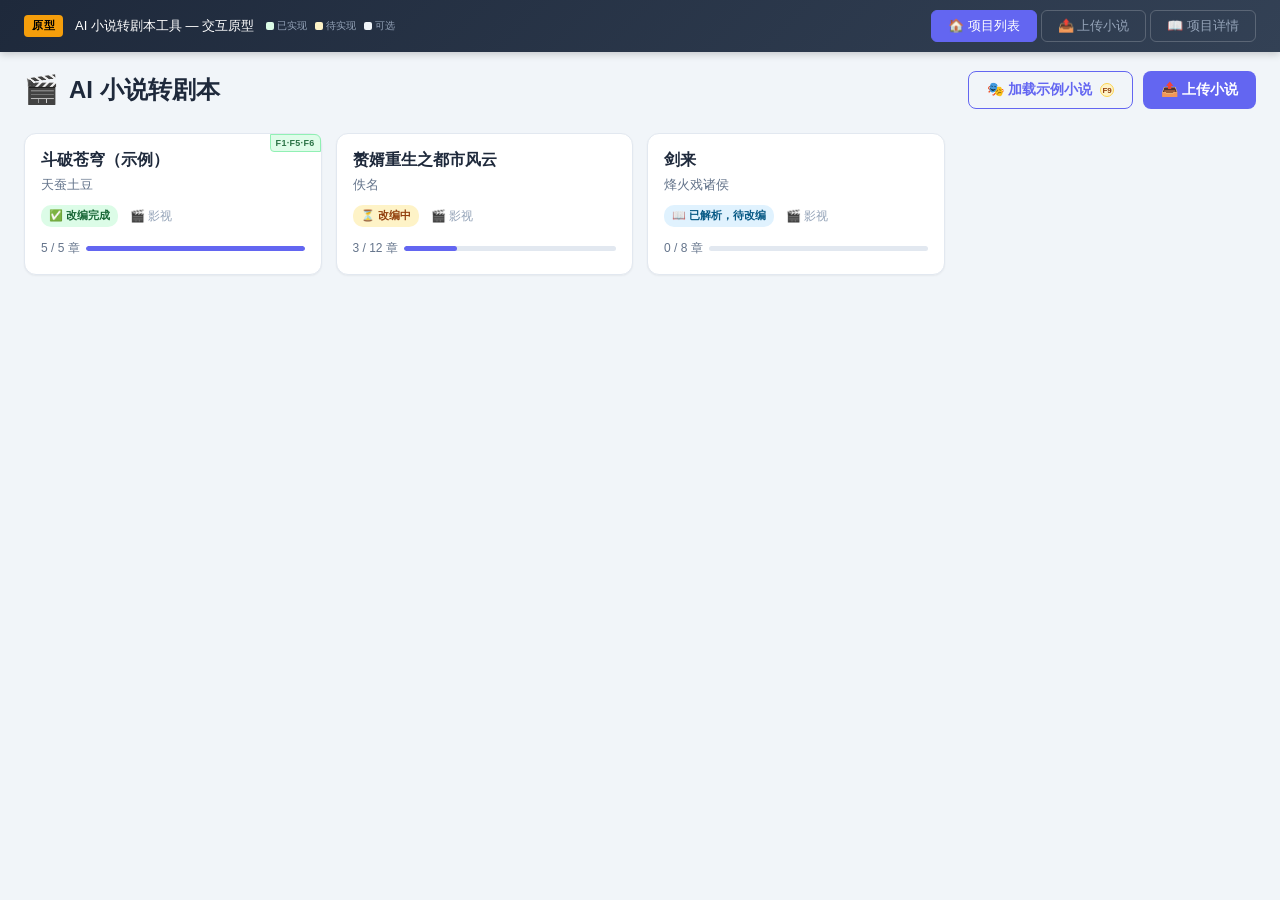
<file: docs/prototypes/index.html>
<!DOCTYPE html>
<html lang="zh-CN">
<head>
<meta charset="UTF-8">
<meta name="viewport" content="width=device-width, initial-scale=1.0">
<title>AI 小说转剧本工具 — 原型设计</title>
<style>
/* ============================================================
   Design System
   ============================================================ */
:root {
  --color-bg:        #f1f5f9;
  --color-surface:   #ffffff;
  --color-border:    #e2e8f0;
  --color-text:      #1e293b;
  --color-text-dim:  #64748b;
  --color-text-muted:#94a3b8;
  --color-primary:   #6366f1;
  --color-primary-hover:#4f46e5;
  --color-primary-light:#eef2ff;
  --color-success:   #22c55e;
  --color-warning:   #f59e0b;
  --color-danger:    #ef4444;
  --color-film:      #6366f1;
  --color-comic:     #f59e0b;
  --color-stage:     #ec4899;
  --radius:          8px;
  --radius-lg:       12px;
  --shadow-sm:       0 1px 2px rgba(0,0,0,.05);
  --shadow:          0 1px 3px rgba(0,0,0,.1), 0 1px 2px rgba(0,0,0,.06);
  --shadow-md:       0 4px 6px rgba(0,0,0,.07), 0 2px 4px rgba(0,0,0,.06);
  --shadow-lg:       0 10px 15px rgba(0,0,0,.1), 0 4px 6px rgba(0,0,0,.05);
  --transition:      150ms ease;
}

* { margin: 0; padding: 0; box-sizing: border-box; }

body {
  font-family: -apple-system, BlinkMacSystemFont, "Segoe UI", Roboto, "Noto Sans SC", sans-serif;
  background: var(--color-bg);
  color: var(--color-text);
  line-height: 1.6;
  min-height: 100vh;
}

/* ============================================================
   Layout Shell
   ============================================================ */
.prototype-shell {
  max-width: 1280px;
  margin: 0 auto;
  padding: 16px 24px;
}

/* ============================================================
   Prototype Controls
   ============================================================ */
.proto-banner {
  background: linear-gradient(135deg, #1e293b, #334155);
  color: #fff;
  padding: 10px 24px;
  display: flex;
  align-items: center;
  justify-content: space-between;
  font-size: 13px;
  position: sticky;
  top: 0;
  z-index: 1000;
  box-shadow: 0 2px 8px rgba(0,0,0,.2);
}
.proto-banner .label {
  background: var(--color-warning);
  color: #000;
  padding: 2px 8px;
  border-radius: 4px;
  font-weight: 700;
  font-size: 11px;
  letter-spacing: .5px;
}
.proto-nav { display: flex; gap: 4px; }
.proto-nav button {
  padding: 6px 16px;
  border: 1px solid rgba(255,255,255,.2);
  background: transparent;
  color: #94a3b8;
  border-radius: 6px;
  cursor: pointer;
  font-size: 13px;
  transition: var(--transition);
}
.proto-nav button:hover { color: #fff; border-color: rgba(255,255,255,.5); }
.proto-nav button.active { background: var(--color-primary); color: #fff; border-color: var(--color-primary); }

/* ============================================================
   Feature Tags (annotations)
   ============================================================ */
.feat-tag {
  position: absolute;
  top: 0;
  right: 0;
  font-size: 9px;
  font-weight: 700;
  padding: 1px 5px;
  border-radius: 0 6px 0 4px;
  white-space: nowrap;
  pointer-events: none;
  z-index: 5;
  letter-spacing: .3px;
  opacity: .9;
}
.feat-tag.done  { background: #dcfce7; color: #166534; border: 1px solid #86efac; }
.feat-tag.todo  { background: #fef3c7; color: #92400e; border: 1px solid #fcd34d; }
.feat-tag.opt   { background: #f1f5f9; color: #475569; border: 1px solid #cbd5e1; }

/* clickable annotation marker */
.feat-dot {
  display: inline-flex;
  width: 14px; height: 14px;
  border-radius: 50%;
  align-items: center; justify-content: center;
  font-size: 8px; font-weight: 900;
  cursor: help;
  position: relative;
  margin-left: 2px;
  vertical-align: super;
}
.feat-dot.done { background: #dcfce7; color: #166534; border: 1px solid #86efac; }
.feat-dot.todo { background: #fef3c7; color: #92400e; border: 1px solid #fcd34d; }

/* tooltip — rendered via JS with position:fixed to avoid overflow clipping */
#feat-tooltip {
  position: fixed;
  background: #1e293b;
  color: #fff;
  padding: 5px 10px;
  border-radius: 5px;
  font-size: 11px;
  font-weight: 400;
  white-space: nowrap;
  pointer-events: none;
  z-index: 9999;
  opacity: 0;
  transition: opacity .12s;
  box-shadow: 0 2px 8px rgba(0,0,0,.25);
}
#feat-tooltip.show { opacity: 1; }

/* ============================================================
   Page 1: 项目列表页
   ============================================================ */
.page-header {
  display: flex;
  align-items: center;
  justify-content: space-between;
  margin-bottom: 20px;
}
.page-header h1 {
  font-size: 24px;
  font-weight: 800;
  color: var(--color-text);
  display: flex;
  align-items: center;
  gap: 10px;
}
.page-header h1 .icon { font-size: 28px; }

.header-actions { display: flex; gap: 10px; }

.btn {
  padding: 9px 18px;
  border-radius: var(--radius);
  font-size: 14px;
  font-weight: 600;
  cursor: pointer;
  border: none;
  transition: var(--transition);
  display: inline-flex;
  align-items: center;
  gap: 6px;
}
.btn-primary { background: var(--color-primary); color: #fff; }
.btn-primary:hover { background: var(--color-primary-hover); }
.btn-secondary { background: var(--color-surface); color: var(--color-text); border: 1px solid var(--color-border); }
.btn-secondary:hover { background: #f8fafc; }
.btn-outline { background: transparent; color: var(--color-primary); border: 1px solid var(--color-primary); }
.btn-outline:hover { background: var(--color-primary-light); }
.btn-danger { background: #fef2f2; color: var(--color-danger); border: 1px solid #fecaca; }
.btn-danger:hover { background: #fee2e2; }

/* Project cards grid */
.project-grid {
  display: grid;
  grid-template-columns: repeat(auto-fill, minmax(260px, 1fr));
  gap: 14px;
}
.project-card {
  background: var(--color-surface);
  border: 1px solid var(--color-border);
  border-radius: var(--radius-lg);
  padding: 16px;
  cursor: pointer;
  transition: var(--transition);
  box-shadow: var(--shadow-sm);
  position: relative;
}
.project-card:hover {
  border-color: var(--color-primary);
  box-shadow: var(--shadow-md);
  transform: translateY(-1px);
}
.card-title {
  font-size: 16px;
  font-weight: 700;
  margin-bottom: 4px;
  color: var(--color-text);
  line-height: 1.3;
}
.card-author {
  font-size: 13px;
  color: var(--color-text-dim);
  margin-bottom: 10px;
}

.card-meta {
  display: flex;
  align-items: center;
  gap: 12px;
  font-size: 12px;
  color: var(--color-text-muted);
}
.card-status {
  padding: 2px 8px;
  border-radius: 10px;
  font-size: 11px;
  font-weight: 600;
}
.card-status.completed { background: #dcfce7; color: #166534; }
.card-status.adapting  { background: #fef3c7; color: #92400e; }
.card-status.parsed    { background: #e0f2fe; color: #075985; }
.card-status.failed    { background: #fee2e2; color: #991b1b; }

.card-progress {
  display: flex;
  align-items: center;
  gap: 6px;
  margin-top: 12px;
  font-size: 12px;
  color: var(--color-text-dim);
}
.progress-bar {
  flex: 1;
  height: 5px;
  background: var(--color-border);
  border-radius: 10px;
  overflow: hidden;
}
.progress-fill {
  height: 100%;
  background: var(--color-primary);
  border-radius: 10px;
  transition: width .3s;
}
.card-delete {
  position: absolute;
  top: 12px;
  right: 12px;
  width: 28px; height: 28px;
  border-radius: 6px;
  border: none;
  background: transparent;
  color: var(--color-text-muted);
  cursor: pointer;
  font-size: 16px;
  display: flex;
  align-items: center;
  justify-content: center;
  opacity: 0;
  transition: var(--transition);
}
.project-card:hover .card-delete { opacity: 1; }
.card-delete:hover { background: #fee2e2; color: var(--color-danger); }

/* Empty state */
.empty-state {
  text-align: center;
  padding: 48px 24px;
}
.empty-state .icon { font-size: 56px; margin-bottom: 16px; }
.empty-state h3 {
  font-size: 18px;
  font-weight: 700;
  color: var(--color-text);
  margin-bottom: 6px;
}
.empty-state p {
  font-size: 14px;
  color: var(--color-text-dim);
  margin-bottom: 20px;
  max-width: 360px;
  margin-left: auto; margin-right: auto;
}
.empty-actions { display: flex; gap: 10px; justify-content: center; flex-wrap: wrap; }

/* ============================================================
   Page 2: 上传页
   ============================================================ */
.upload-page {
  max-width: 720px;
  margin: 0 auto;
}
.drop-zone {
  border: 2px dashed var(--color-border);
  border-radius: var(--radius-lg);
  padding: 48px 24px;
  text-align: center;
  cursor: pointer;
  transition: var(--transition);
  background: var(--color-surface);
}
.drop-zone:hover, .drop-zone.drag-over {
  border-color: var(--color-primary);
  background: var(--color-primary-light);
}
.drop-zone .icon { font-size: 48px; margin-bottom: 12px; }
.drop-zone h3 { font-size: 16px; font-weight: 700; margin-bottom: 4px; color: var(--color-text); }
.drop-zone p  { font-size: 13px; color: var(--color-text-dim); }

.upload-hint {
  margin-top: 16px;
  padding: 14px 18px;
  background: var(--color-surface);
  border-radius: var(--radius);
  font-size: 13px;
  color: var(--color-text-dim);
  border: 1px solid var(--color-border);
}
.upload-hint strong { color: var(--color-text); }

.upload-info-row {
  display: flex;
  gap: 14px;
  margin-top: 20px;
}
.upload-info-card {
  flex: 1;
  background: var(--color-surface);
  border: 1px solid var(--color-border);
  border-radius: var(--radius);
  padding: 18px 16px;
  text-align: center;
  box-shadow: var(--shadow-sm);
}
.upload-info-card .info-icon { font-size: 28px; margin-bottom: 6px; }
.upload-info-card .info-title { font-size: 14px; font-weight: 700; color: var(--color-text); margin-bottom: 4px; }
.upload-info-card .info-desc { font-size: 12px; color: var(--color-text-dim); line-height: 1.6; }

/* upload progress */
.upload-progress {
  margin-top: 20px;
  background: var(--color-surface);
  border: 1px solid var(--color-border);
  border-radius: var(--radius-lg);
  padding: 20px;
  display: none;
}
.upload-progress.active { display: block; }
.upload-progress .filename { font-weight: 600; font-size: 14px; margin-bottom: 4px; }
.upload-progress .stage   { font-size: 13px; color: var(--color-text-dim); }
.progress-track { height: 6px; background: var(--color-border); border-radius: 10px; margin-top: 10px; overflow: hidden; }
.progress-indeterminate {
  height: 100%;
  width: 40%;
  background: var(--color-primary);
  border-radius: 10px;
  animation: indeterminate 1.4s ease-in-out infinite;
}
@keyframes indeterminate {
  0%   { transform: translateX(-100%); }
  100% { transform: translateX(350%); }
}
.back-link {
  display: inline-flex;
  align-items: center;
  gap: 6px;
  color: var(--color-text-dim);
  font-size: 14px;
  cursor: pointer;
  border: none;
  background: none;
  margin-bottom: 20px;
  padding: 4px 0;
}
.back-link:hover { color: var(--color-primary); }

/* ============================================================
   Page 3: 项目详情页
   ============================================================ */
.detail-topbar {
  background: var(--color-surface);
  border: 1px solid var(--color-border);
  border-radius: var(--radius-lg);
  padding: 10px 16px;
  margin-bottom: 14px;
  box-shadow: var(--shadow-sm);
  display: flex;
  align-items: center;
  gap: 12px;
  flex-wrap: wrap;
}
.detail-topbar .back-btn {
  padding: 6px 10px;
  border-radius: 6px;
  border: none;
  background: transparent;
  cursor: pointer;
  font-size: 18px;
  color: var(--color-text-dim);
  line-height: 1;
}
.detail-topbar .back-btn:hover { background: #f1f5f9; }
.detail-meta { flex: 1; min-width: 140px; }
.detail-meta h2 { font-size: 17px; font-weight: 700; line-height: 1.3; }
.detail-meta .sub { font-size: 12px; color: var(--color-text-dim); }

/* style switcher */
.style-switcher {
  display: flex;
  background: #f1f5f9;
  border-radius: 8px;
  padding: 3px;
  gap: 2px;
}
.style-switcher button {
  padding: 7px 14px;
  border: none;
  background: transparent;
  border-radius: 6px;
  font-size: 13px;
  font-weight: 600;
  cursor: pointer;
  transition: var(--transition);
  color: var(--color-text-dim);
  white-space: nowrap;
}
.style-switcher button:hover { color: var(--color-text); }
.style-switcher button.active { background: #fff; color: var(--color-text); box-shadow: var(--shadow-sm); }

/* export buttons */
.export-btns { display: flex; gap: 4px; }
.export-btns a {
  padding: 7px 12px;
  border-radius: 6px;
  font-size: 12px;
  font-weight: 600;
  text-decoration: none;
  background: #f8fafc;
  color: var(--color-text-dim);
  border: 1px solid var(--color-border);
  transition: var(--transition);
}
.export-btns a:hover { background: #f1f5f9; color: var(--color-text); }

/* Adapt all button */
.btn-adapt-all {
  padding: 8px 16px;
  border-radius: 8px;
  font-size: 13px;
  font-weight: 700;
  background: var(--color-primary);
  color: #fff;
  border: none;
  cursor: pointer;
  transition: var(--transition);
  white-space: nowrap;
}
.btn-adapt-all:hover { background: var(--color-primary-hover); }
.btn-adapt-all:disabled { background: #cbd5e1; cursor: not-allowed; }

/* Two column layout */
.two-col {
  display: flex;
  gap: 16px;
  align-items: flex-start;
}

/* Left column: chapter list */
.chapter-panel {
  width: 300px;
  flex-shrink: 0;
  background: var(--color-surface);
  border: 1px solid var(--color-border);
  border-radius: var(--radius-lg);
  overflow: hidden;
  box-shadow: var(--shadow-sm);
  max-height: calc(100vh - 180px);
  display: flex;
  flex-direction: column;
}
.chapter-panel-header {
  padding: 12px 16px;
  border-bottom: 1px solid var(--color-border);
  background: #f8fafc;
  font-size: 13px;
  font-weight: 700;
  color: var(--color-text-dim);
  display: flex;
  align-items: center;
  justify-content: space-between;
}
.chapter-panel-header .count {
  font-size: 11px;
  padding: 1px 7px;
  background: var(--color-border);
  border-radius: 10px;
  color: var(--color-text-dim);
}
.chapter-list { overflow-y: auto; flex: 1; }
.chapter-item {
  display: flex;
  align-items: center;
  gap: 8px;
  padding: 8px 16px;
  font-size: 13px;
  cursor: pointer;
  border: none;
  background: none;
  width: 100%;
  text-align: left;
  transition: var(--transition);
  border-left: 3px solid transparent;
  color: var(--color-text);
}
.chapter-item:hover { background: #f8fafc; }
.chapter-item.active { background: var(--color-primary-light); border-left-color: var(--color-primary); font-weight: 600; }
.chapter-item .ch-num { font-size: 11px; color: var(--color-text-muted); min-width: 36px; }
.chapter-item .ch-title { flex: 1; overflow: hidden; text-overflow: ellipsis; white-space: nowrap; }

.status-dot {
  width: 8px; height: 8px;
  border-radius: 50%;
  flex-shrink: 0;
}
.status-dot.completed { background: var(--color-success); }
.status-dot.adapting  { background: var(--color-warning); animation: pulse .8s ease-in-out infinite; }
.status-dot.failed    { background: var(--color-danger); }
.status-dot.pending   { background: #cbd5e1; }
@keyframes pulse {
  0%, 100% { opacity: 1; }
  50%      { opacity: .4; }
}
.warn-icon { font-size: 13px; flex-shrink: 0; display: none; cursor: default; position: relative; }
.warn-icon.show { display: inline; }

/* F11 warning popover — always visible beside the ⚠️ icon */
.warn-popover {
  display: block;
  position: absolute;
  left: calc(100% + 10px);
  top: 50%;
  transform: translateY(-50%);
  background: #fff;
  border: 1px solid #fcd34d;
  border-radius: 8px;
  padding: 10px 14px;
  min-width: 250px;
  max-width: 300px;
  box-shadow: 0 4px 16px rgba(0,0,0,.15);
  z-index: 100;
  font-size: 12px;
  font-weight: 400;
  line-height: 1.6;
  color: #92400e;
}
.warn-popover .warn-pop-title {
  font-weight: 700;
  font-size: 13px;
  margin-bottom: 6px;
  color: #92400e;
  display: flex;
  align-items: center;
  gap: 6px;
}
.warn-popover .warn-pop-item {
  padding: 2px 0 2px 14px;
  position: relative;
  font-size: 12px;
  color: #a16207;
}
.warn-popover .warn-pop-item::before {
  content: "•";
  position: absolute;
  left: 2px;
  color: #f59e0b;
  font-weight: 700;
}
.warn-pop-f11 {
  font-size: 9px;
  font-weight: 700;
  background: #f1f5f9;
  color: #475569;
  border: 1px solid #cbd5e1;
  padding: 1px 4px;
  border-radius: 3px;
  margin-left: 4px;
  white-space: nowrap;
}

/* Warning banner in script viewer */
.warning-banner {
  display: none;
  margin: 16px 24px 0 24px;
  padding: 12px 16px;
  background: #fffbeb;
  border: 1px solid #fcd34d;
  border-radius: 8px;
  font-size: 13px;
  color: #92400e;
  line-height: 1.6;
}
.warning-banner.show { display: block; }
.warning-banner .warn-title { font-weight: 700; margin-bottom: 4px; }
.warning-banner .warn-item { padding: 2px 0 2px 16px; position: relative; }
.warning-banner .warn-item::before { content: "•"; position: absolute; left: 4px; color: #f59e0b; }

/* Character panel */
.character-panel {
  margin-top: 10px;
  background: var(--color-surface);
  border: 1px solid var(--color-border);
  border-radius: var(--radius-lg);
  overflow: hidden;
  box-shadow: var(--shadow-sm);
}
.character-panel-header {
  padding: 10px 16px;
  border-bottom: 1px solid var(--color-border);
  background: #f8fafc;
  font-size: 12px;
  font-weight: 700;
  color: var(--color-text-dim);
  display: flex;
  align-items: center;
  justify-content: space-between;
}
.character-list { max-height: 360px; overflow-y: auto; }
.character-row {
  padding: 8px 16px;
  font-size: 12px;
  border-bottom: 1px solid #f8fafc;
  display: flex;
  align-items: center;
  gap: 8px;
}
.character-row .ch-avatar {
  width: 28px; height: 28px;
  border-radius: 50%;
  background: var(--color-primary-light);
  color: var(--color-primary);
  display: flex;
  align-items: center;
  justify-content: center;
  font-size: 13px;
  font-weight: 700;
  flex-shrink: 0;
}
.character-row .ch-info { flex: 1; }
.character-row .ch-name { font-weight: 600; }
.character-row .ch-role { font-size: 11px; color: var(--color-text-muted); }
.character-row .ch-traits { font-size: 10px; color: var(--color-text-muted); margin-top: 1px; }

/* Right column: script viewer */
.script-panel {
  flex: 1;
  min-width: 0;
  background: var(--color-surface);
  border: 1px solid var(--color-border);
  border-radius: var(--radius-lg);
  box-shadow: var(--shadow-sm);
  overflow: hidden;
}
.script-panel-header {
  padding: 12px 20px;
  border-bottom: 1px solid var(--color-border);
  background: #f8fafc;
  display: flex;
  align-items: center;
  justify-content: space-between;
}
.script-panel-header h3 { font-size: 14px; font-weight: 700; }

.adapt-status {
  font-size: 12px;
  font-weight: 600;
  padding: 4px 10px;
  border-radius: 10px;
}
.adapt-status.done   { background: #dcfce7; color: #166534; }
.adapt-status.active { background: #fef3c7; color: #92400e; animation: pulse 1s ease-in-out infinite; }
.adapt-status.failed { background: #fee2e2; color: #991b1b; }

.btn-adapt-one {
  padding: 6px 14px;
  border-radius: 6px;
  font-size: 12px;
  font-weight: 600;
  background: var(--color-primary-light);
  color: var(--color-primary);
  border: 1px solid #c7d2fe;
  cursor: pointer;
  transition: var(--transition);
}
.btn-adapt-one:hover { background: #e0e7ff; }
.btn-adapt-one:disabled { opacity: .5; cursor: not-allowed; }

.script-content {
  padding: 24px;
  max-height: calc(100vh - 240px);
  overflow-y: auto;
  font-family: "Noto Serif SC", "Source Han Serif SC", Georgia, serif;
  font-size: 15px;
  line-height: 1.9;
  color: #334155;
}
.script-content:empty::after {
  content: '点击「改编本章」开始 AI 改编';
  display: flex;
  align-items: center;
  justify-content: center;
  height: 200px;
  color: var(--color-text-muted);
  font-family: -apple-system, BlinkMacSystemFont, "Segoe UI", Roboto, sans-serif;
  font-size: 14px;
}

/* Script syntax highlighting */
.scene-title {
  display: block;
  font-size: 17px;
  font-weight: 800;
  color: #4338ca;
  margin: 28px 0 6px;
  padding-bottom: 6px;
  border-bottom: 2px solid #e0e7ff;
}
.scene-meta {
  display: block;
  font-size: 12px;
  color: #94a3b8;
  margin-bottom: 10px;
}
.stage-direction {
  color: #6366f1;
  font-style: italic;
  margin: 8px 0;
  padding-left: 8px;
  border-left: 3px solid #e0e7ff;
}
.dialogue {
  margin: 4px 0 4px 16px;
}
.dialogue .speaker { font-weight: 700; color: #1e293b; }
.dialogue .line { color: #334155; }
.scene-break {
  display: block;
  text-align: center;
  color: var(--color-text-muted);
  margin: 24px 0;
  font-size: 18px;
  letter-spacing: 6px;
}

/* Progress overlay during adaptation */
.adapt-progress-overlay {
  display: none;
  flex-direction: column;
  align-items: center;
  justify-content: center;
  padding: 64px 24px;
}
.adapt-progress-overlay.active { display: flex; }
.spinner {
  width: 36px; height: 36px;
  border: 3px solid #e0e7ff;
  border-top-color: var(--color-primary);
  border-radius: 50%;
  animation: spin .8s linear infinite;
  margin-bottom: 16px;
}
@keyframes spin { to { transform: rotate(360deg); } }
.adapt-stage-text { font-size: 14px; font-weight: 600; color: var(--color-text); margin-bottom: 4px; }
.adapt-elapsed   { font-size: 12px; color: var(--color-text-dim); }

/* Delete modal */
.modal-overlay {
  display: none;
  position: fixed; inset: 0;
  background: rgba(0,0,0,.4);
  z-index: 2000;
  align-items: center; justify-content: center;
}
.modal-overlay.show { display: flex; }
.modal-box {
  background: #fff;
  border-radius: var(--radius-lg);
  padding: 24px;
  max-width: 380px;
  width: 90%;
  box-shadow: var(--shadow-lg);
}
.modal-box h3 { font-size: 16px; margin-bottom: 8px; }
.modal-box p  { font-size: 13px; color: var(--color-text-dim); margin-bottom: 16px; }
.modal-actions { display: flex; gap: 10px; justify-content: flex-end; }

/* Toast */
.toast {
  position: fixed;
  bottom: 24px;
  left: 50%;
  transform: translateX(-50%);
  background: #1e293b;
  color: #fff;
  padding: 10px 20px;
  border-radius: 8px;
  font-size: 13px;
  font-weight: 600;
  z-index: 3000;
  opacity: 0;
  pointer-events: none;
  transition: opacity .3s;
}
.toast.show { opacity: 1; }
</style>
</head>
<body>

<!-- Prototype navigation banner -->
<div class="proto-banner">
  <div style="display:flex;align-items:center;gap:12px">
    <span class="label">原型</span>
    AI 小说转剧本工具 — 交互原型
    <span style="font-size:10px;color:#94a3b8;display:flex;gap:8px;align-items:center">
      <span style="display:flex;align-items:center;gap:3px"><span style="width:8px;height:8px;border-radius:2px;background:#dcfce7;display:inline-block"></span>已实现</span>
      <span style="display:flex;align-items:center;gap:3px"><span style="width:8px;height:8px;border-radius:2px;background:#fef3c7;display:inline-block"></span>待实现</span>
      <span style="display:flex;align-items:center;gap:3px"><span style="width:8px;height:8px;border-radius:2px;background:#f1f5f9;display:inline-block"></span>可选</span>
    </span>
  </div>
  <div class="proto-nav" id="proto-nav">
    <button onclick="navigateTo('projects')" class="active" data-page="projects">🏠 项目列表</button>
    <button onclick="navigateTo('upload')" data-page="upload">📤 上传小说</button>
    <button onclick="navigateTo('detail')" data-page="detail">📖 项目详情</button>
  </div>
</div>

<div class="prototype-shell">

  <!-- ============================================================
       PAGE 1: 项目列表页
       ============================================================ -->
  <div id="page-projects" class="page" style="position:relative">

    <div class="page-header">
      <h1><span class="icon">🎬</span>AI 小说转剧本</h1>
      <div class="header-actions" style="position:relative">
        <button class="btn btn-outline" onclick="loadDemo()">
          🎭 加载示例小说 <span class="feat-dot todo" data-tip="F9 · 待实现 · 降低Demo摩擦">F9</span>
        </button>
        <button class="btn btn-primary" onclick="navigateTo('upload')">
          📤 上传小说
        </button>
      </div>
    </div>

    <!-- Projects with data (default view) -->
    <div id="has-projects">
      <div class="project-grid">
        <!-- Project card 1: Completed -->
        <div class="project-card" onclick="navigateTo('detail')" style="position:relative">
          <span class="feat-tag done">F1·F5·F6</span>
          <button class="card-delete" onclick="event.stopPropagation(); confirmDelete(event)" title="删除项目">✕</button>
          <div class="card-title">斗破苍穹（示例）</div>
          <div class="card-author">天蚕土豆</div>
          <div class="card-meta">
            <span class="card-status completed">✅ 改编完成</span>
            <span>🎬 影视</span>
          </div>
          <div class="card-progress">
            <span>5 / 5 章</span>
            <div class="progress-bar"><div class="progress-fill" style="width:100%"></div></div>
          </div>
        </div>

        <!-- Project card 2: Adapting -->
        <div class="project-card" onclick="navigateTo('detail')" style="position:relative">
          <button class="card-delete" onclick="event.stopPropagation(); confirmDelete(event)" title="删除项目">✕</button>
          <div class="card-title">赘婿重生之都市风云</div>
          <div class="card-author">佚名</div>
          <div class="card-meta">
            <span class="card-status adapting">⏳ 改编中</span>
            <span>🎬 影视</span>
          </div>
          <div class="card-progress">
            <span>3 / 12 章</span>
            <div class="progress-bar"><div class="progress-fill" style="width:25%"></div></div>
          </div>
        </div>

        <!-- Project card 3: Parsed (not yet adapted) -->
        <div class="project-card" onclick="navigateTo('detail')" style="position:relative">
          <button class="card-delete" onclick="event.stopPropagation(); confirmDelete(event)" title="删除项目">✕</button>
          <div class="card-title">剑来</div>
          <div class="card-author">烽火戏诸侯</div>
          <div class="card-meta">
            <span class="card-status parsed">📖 已解析，待改编</span>
            <span>🎬 影视</span>
          </div>
          <div class="card-progress">
            <span>0 / 8 章</span>
            <div class="progress-bar"><div class="progress-fill" style="width:0%"></div></div>
          </div>
        </div>
      </div>
    </div>

    <!-- Empty state (hidden by default) -->
    <div id="empty-projects" class="empty-state" style="display:none">
      <div class="icon">📚</div>
      <h3>还没有项目</h3>
      <p>上传你的小说，或加载示例小说，开始 AI 改编之旅</p>
      <div class="empty-actions">
        <button class="btn btn-primary" onclick="navigateTo('upload')">📤 上传小说</button>
        <button class="btn btn-outline" onclick="loadDemo()">🎭 加载示例小说 <span class="feat-dot todo" data-tip="F9 · 待实现">F9</span></button>
      </div>
    </div>
  </div>


  <!-- ============================================================
       PAGE 2: 上传页
       ============================================================ -->
  <div id="page-upload" class="page" style="display:none">

    <button class="back-link" onclick="navigateTo('projects')">← 返回项目列表</button>

    <div class="upload-page" style="position:relative">
      <span class="feat-tag done">F1</span>

      <div class="drop-zone" id="drop-zone"
           ondragover="event.preventDefault(); document.getElementById('drop-zone').classList.add('drag-over')"
           ondragleave="document.getElementById('drop-zone').classList.remove('drag-over')"
           ondrop="event.preventDefault(); document.getElementById('drop-zone').classList.remove('drag-over'); simulateUpload()"
           onclick="simulateUpload()">
        <div class="icon">📁</div>
        <h3>拖拽小说文件到此处，或点击选择</h3>
        <p>支持 .txt / .epub 格式，最大 50MB</p>
      </div>

      <div class="upload-info-row">
        <div class="upload-info-card">
          <div class="info-icon">📄</div>
          <div class="info-title">支持格式</div>
          <div class="info-desc">.txt / .epub<br>最大 50MB</div>
        </div>
        <div class="upload-info-card">
          <div class="info-icon">🔤</div>
          <div class="info-title">编码兼容</div>
          <div class="info-desc">UTF-8 / GBK<br>自动检测编码</div>
        </div>
        <div class="upload-info-card">
          <div class="info-icon">📑</div>
          <div class="info-title">章节识别</div>
          <div class="info-desc">「第X章」「Chapter X」<br>序章 / 楔子 / 尾声</div>
        </div>
      </div>

      <div class="upload-progress" id="upload-progress">
        <div class="filename">example-novel.txt</div>
        <div class="stage">正在解析章节结构…</div>
        <div class="progress-track">
          <div class="progress-indeterminate"></div>
        </div>
      </div>
    </div>
  </div>


  <!-- ============================================================
       PAGE 3: 项目详情页
       ============================================================ -->
  <div id="page-detail" class="page" style="display:none">

    <!-- Top bar -->
    <div class="detail-topbar" style="position:relative">
      <button class="back-btn" onclick="navigateTo('projects')">←</button>
      <div class="detail-meta">
        <h2>斗破苍穹（示例）</h2>
        <div class="sub">天蚕土豆 · 5 章 · <span style="color:#166534;font-weight:600">✅ 改编完成</span></div>
      </div>

      <!-- Style switcher (F8) -->
      <div class="style-switcher" style="position:relative">
        <span class="feat-tag todo">F8</span>
        <button class="active" data-style="film"  onclick="switchStyle('film', this)">🎬 影视剧本</button>
        <button data-style="comic" onclick="switchStyle('comic', this)">📖 漫画分镜</button>
        <button data-style="stage" onclick="switchStyle('stage', this)">🎭 舞台剧本</button>
      </div>

      <!-- Export buttons (F6) -->
      <div class="export-btns" style="position:relative">
        <span class="feat-tag done">F6</span>
        <a href="#" onclick="event.preventDefault(); toast('导出 Markdown')">.md</a>
        <a href="#" onclick="event.preventDefault(); toast('导出 TXT')">.txt</a>
        <a href="#" onclick="event.preventDefault(); toast('导出 DOCX')">.docx</a>
      </div>

      <!-- Adapt all (F5) -->
      <button class="btn-adapt-all" onclick="adaptAll()" style="position:relative">
        ⚡ 一键改编全部 <span class="feat-dot done" data-tip="F5 · 已实现">F5</span>
      </button>
      <span class="feat-tag done">F2 引擎</span>
    </div>

    <!-- Two column -->
    <div class="two-col">

      <!-- LEFT: Chapters + Characters -->
      <div style="width:300px;flex-shrink:0">
        <div class="chapter-panel">
          <div class="chapter-panel-header">
            章节列表 <span class="count">5 章</span>
          </div>
          <div class="chapter-list" id="chapter-list">
            <button class="chapter-item active" onclick="selectChapter(this, 1)"
                    data-warnings="场景数偏少（仅2场），可能遗漏场景切换|产出长度不足原文的30%，可能LLM未完整改编">
              <span class="status-dot completed"></span>
              <span class="ch-num">第1章</span>
              <span class="ch-title">陨落的天才</span>
              <span class="warn-icon show">⚠️</span>
            </button>
            <button class="chapter-item" onclick="selectChapter(this, 2)">
              <span class="status-dot completed"></span>
              <span class="ch-num">第2章</span>
              <span class="ch-title">斗气大陆</span>
            </button>
            <button class="chapter-item" onclick="selectChapter(this, 3)"
                    data-warnings="对话格式不规范：3处缺少「角色名：」前缀，疑似LLM将叙述与对白混淆">
              <span class="status-dot completed"></span>
              <span class="ch-num">第3章</span>
              <span class="ch-title">客人</span>
              <span class="warn-icon show">⚠️</span>
            </button>
            <button class="chapter-item" onclick="selectChapter(this, 4)">
              <span class="status-dot completed"></span>
              <span class="ch-num">第4章</span>
              <span class="ch-title">云岚宗</span>
            </button>
            <button class="chapter-item" onclick="selectChapter(this, 5)">
              <span class="status-dot completed"></span>
              <span class="ch-num">第5章</span>
              <span class="ch-title">离去</span>
            </button>
          </div>
        </div>

        <!-- Character panel (F3) -->
        <div style="position:relative">
          <span class="feat-tag todo">F3</span>
          <div class="character-panel">
          <div class="character-panel-header">
            🎭 角色档案 <span style="font-size:10px;color:var(--color-text-muted)">AI 自动提取</span>
          </div>
          <div class="character-list">
            <div class="character-row">
              <div class="ch-avatar">萧</div>
              <div class="ch-info">
                <div class="ch-name">萧炎 <span style="font-size:10px;color:var(--color-text-muted)">aka 炎帝、萧家小子</span></div>
                <div class="ch-role">🎯 主角</div>
                <div class="ch-traits">坚毅 · 隐忍 · 天赋异禀</div>
              </div>
            </div>
            <div class="character-row">
              <div class="ch-avatar" style="background:#fce7f3;color:#be185d;">薰</div>
              <div class="ch-info">
                <div class="ch-name">萧薰儿</div>
                <div class="ch-role">💕 女主角</div>
                <div class="ch-traits">温柔 · 神秘 · 实力强大</div>
              </div>
            </div>
            <div class="character-row">
              <div class="ch-avatar" style="background:#fef3c7;color:#b45309;">药</div>
              <div class="ch-info">
                <div class="ch-name">药老</div>
                <div class="ch-role">🧙 导师</div>
                <div class="ch-traits">睿智 · 幽默 · 灵魂体</div>
              </div>
            </div>
            <div class="character-row">
              <div class="ch-avatar" style="background:#e0e7ff;color:#3730a3;">云</div>
              <div class="ch-info">
                <div class="ch-name">纳兰嫣然</div>
                <div class="ch-role">⚔️ 配角</div>
                <div class="ch-traits">骄傲 · 悔恨 · 天之骄女</div>
              </div>
            </div>
          </div>
        </div>
        </div>
      </div>

      <!-- RIGHT: Script Viewer -->
      <div style="position:relative">
        <span class="feat-tag done">F7 阅读器</span>
        <div class="script-panel" id="script-panel">
        <div class="script-panel-header">
          <h3>第1章 · 陨落的天才</h3>
          <div style="display:flex;align-items:center;gap:10px">
            <!-- F10 progress -->
            <span class="adapt-status done" id="adapt-status-badge">✅ 已改编</span>
            <span id="adapt-timer" style="font-size:11px;color:var(--color-text-muted);display:none"></span>
            <button class="btn-adapt-one" id="btn-adapt-one" onclick="adaptChapter()">
              改编本章
            </button>
          </div>
        </div>

        <!-- Warning banner (F11) -->
        <div class="warning-banner" id="warning-banner">
          <div class="warn-title">⚠️ 质量检查未通过</div>
          <div class="warn-item" id="warn-reason-1"></div>
          <div class="warn-item" id="warn-reason-2"></div>
        </div>

        <!-- Script content area -->
        <div class="script-content" id="script-content">
<span class="scene-title">第 1 场</span>
<span class="scene-meta">时间：清晨 | 地点：萧家后山训练场 | 人物：萧炎、萧薰儿</span>
<span class="stage-direction">【晨雾未散，后山训练场笼罩在朦胧的雾气中。萧炎一身汗水地盘坐在巨石上，双目紧闭，胸前起伏剧烈】</span>
<p class="dialogue"><span class="speaker">萧炎：</span><span class="line">三年了……还是没有突破斗者。</span></p>
<span class="stage-direction">【他睁开眼睛，目光中闪过一抹不甘。手中戒指微微发亮，但很快又黯淡下去】</span>
<p class="dialogue"><span class="speaker">萧薰儿：</span><span class="line">（从林间走来，声音轻柔）萧炎哥哥，还在修炼？</span></p>
<p class="dialogue"><span class="speaker">萧炎：</span><span class="line">（苦笑）不修炼能做什么？整个萧家都把我当笑话。</span></p>
<span class="stage-direction">【萧薰儿走到他身边，低头看着手中一枚古朴的戒指，目光深邃】</span>
<p class="dialogue"><span class="speaker">萧薰儿：</span><span class="line">萧炎哥哥，我相信你的天赋没有消失。只是……时机未到。</span></p>
<span class="scene-break">— — —</span>

<span class="scene-title">第 2 场</span>
<span class="scene-meta">时间：同日上午 | 地点：萧家议事厅 | 人物：萧炎、萧战、三位长老</span>
<span class="stage-direction">【议事厅内，气氛凝重。萧战坐在主位，三位长老分坐两侧，萧炎被传唤至厅中】</span>
<p class="dialogue"><span class="speaker">大长老：</span><span class="line">（沉声）族长，三年之期已到。纳兰家来信了。</span></p>
<p class="dialogue"><span class="speaker">萧战：</span><span class="line">（面色一沉）……念。</span></p>
<p class="dialogue"><span class="speaker">大长老：</span><span class="line">（展开信纸）纳兰嫣然小姐将于七日后来访……解除与萧炎的婚约。</span></p>
<span class="stage-direction">【萧炎猛地抬头，双拳紧握，指甲嵌入掌心。戒指上的光芒一闪而逝】</span>
<p class="dialogue"><span class="speaker">萧炎：</span><span class="line">（低声但坚定）让她来。</span></p>
        </div>

        <!-- Adapting progress overlay (F10) -->
        <div class="adapt-progress-overlay" id="adapt-overlay">
          <span class="feat-tag todo" style="top:16px;right:16px">F10 进度</span>
          <div class="spinner"></div>
          <div class="adapt-stage-text" id="adapt-stage">正在分析章节结构…</div>
          <div class="adapt-elapsed" id="adapt-elapsed">已用时间：0:12</div>
        </div>
      </div>
      </div>

    </div>
  </div>

</div>

<!-- Delete modal -->
<div class="modal-overlay" id="delete-modal">
  <div class="modal-box">
    <h3>🗑️ 确认删除</h3>
    <p>删除后将无法恢复，包括所有改编剧本和角色数据。</p>
    <div class="modal-actions">
      <button class="btn btn-secondary" onclick="closeDeleteModal()">取消</button>
      <button class="btn btn-danger" onclick="doDelete()">确认删除</button>
    </div>
  </div>
</div>

<!-- Toast -->
<div class="toast" id="toast"></div>

<!-- Feat-dot tooltip (position:fixed to avoid overflow clipping) -->
<div id="feat-tooltip"></div>


<!-- ============================================================
     Script
     ============================================================ -->
<script>
// ── Page Navigation ──────────────────────────────────────────
function navigateTo(page) {
  document.querySelectorAll('.page').forEach(p => p.style.display = 'none');
  const target = document.getElementById('page-' + page);
  if (target) target.style.display = 'block';

  // Update nav
  document.querySelectorAll('#proto-nav button').forEach(b => {
    b.classList.toggle('active', b.dataset.page === page);
  });

  // Trigger initial chapter selection to show warning banner on entry
  if (page === 'detail') {
    const activeChapter = document.querySelector('#chapter-list .chapter-item.active');
    if (activeChapter) {
      const num = activeChapter.querySelector('.ch-num').textContent.replace('第','').replace('章','');
      selectChapter(activeChapter, parseInt(num));
    }
  }

  window.scrollTo(0, 0);
}

// ── F9: Load Demo ────────────────────────────────────────────
function loadDemo() {
  toast('🎭 正在从 backend/data/samples/ 加载示例小说…');
  setTimeout(() => {
    toast('✅ 示例小说加载完成！正在跳转到项目详情…');
    setTimeout(() => navigateTo('detail'), 800);
  }, 1200);
}

// ── Upload simulation ────────────────────────────────────────
function simulateUpload() {
  const prog = document.getElementById('upload-progress');
  prog.classList.add('active');
  const stages = [
    '正在保存文件…',
    '正在解析编码 (UTF-8/GBK)…',
    '正在识别章节边界…',
    '正在提取标题与作者信息…',
    '✅ 解析完成！正在跳转…'
  ];
  let i = 0;
  const iv = setInterval(() => {
    if (i >= stages.length) {
      clearInterval(iv);
      prog.classList.remove('active');
      navigateTo('detail');
      return;
    }
    prog.querySelector('.stage').textContent = stages[i];
    i++;
  }, 900);
}

// ── F8: Style switch ─────────────────────────────────────────
function switchStyle(style, btn) {
  btn.parentElement.querySelectorAll('button').forEach(b => b.classList.remove('active'));
  btn.classList.add('active');
  const labels = {film:'影视剧本', comic:'漫画分镜', stage:'舞台剧本'};
  toast(`🎨 风格已切换为「${labels[style]}」，重新改编时将使用新风格`);
}

// ── Chapter selection ────────────────────────────────────────
function selectChapter(btn, num) {
  document.querySelectorAll('#chapter-list .chapter-item').forEach(b => b.classList.remove('active'));
  btn.classList.add('active');

  // Update script panel header title
  const titleEl = btn.querySelector('.ch-title').textContent;
  document.querySelector('.script-panel-header h3').textContent = '第' + num + '章 · ' + titleEl;

  // F11: show/hide warning banner based on chapter warnings
  const banner = document.getElementById('warning-banner');
  const raw = btn.dataset.warnings;
  if (raw) {
    const items = raw.split('|');
    document.getElementById('warn-reason-1').textContent = items[0] || '';
    document.getElementById('warn-reason-2').textContent = items[1] || '';
    banner.querySelector('.warn-title').textContent = '⚠️ 质量检查未通过（' + items.length + ' 项）';
    banner.classList.add('show');
  } else {
    banner.classList.remove('show');
  }
}

// ── F5: Adapt all ────────────────────────────────────────────
function adaptAll() {
  const btn = document.querySelector('.btn-adapt-all');
  btn.disabled = true;
  btn.textContent = '⏳ 改编中...';
  toast('⚡ 正在依次改编所有待处理章节…');

  // Simulate: update chapter status dots
  setTimeout(() => {
    btn.textContent = '⚡ 一键改编全部';
    btn.disabled = false;
    toast('✅ 全部章节改编完成！');
  }, 2500);
}

// ── Adapt single chapter ─────────────────────────────────────
function adaptChapter() {
  const overlay = document.getElementById('adapt-overlay');
  const badge = document.getElementById('adapt-status-badge');
  const btn = document.getElementById('btn-adapt-one');
  const content = document.getElementById('script-content');
  const timer = document.getElementById('adapt-timer');

  // Show progress
  overlay.classList.add('active');
  content.style.display = 'none';
  badge.textContent = '⏳ 改编中…';
  badge.className = 'adapt-status active';
  btn.disabled = true;
  timer.style.display = 'inline';

  // Simulate progress stages (F10)
  const stages = [
    { text: '正在分析章节结构…', time: '0:02' },
    { text: '正在提取出场人物…', time: '0:05' },
    { text: '正在生成剧本…', time: '0:12' },
    { text: '🔧 正在生成章节摘要…', time: '0:16' },
    { text: '🔧 质量检查中…', time: '0:19' },
    { text: '✅ 改编完成！', time: '0:22' },
  ];
  let i = 0;
  const iv = setInterval(() => {
    if (i >= stages.length) {
      clearInterval(iv);
      overlay.classList.remove('active');
      content.style.display = '';
      badge.textContent = '✅ 已改编';
      badge.className = 'adapt-status done';
      btn.disabled = false;
      timer.style.display = 'none';
      return;
    }
    document.getElementById('adapt-stage').textContent = stages[i].text;
    document.getElementById('adapt-elapsed').textContent = '已用时间：' + stages[i].time;
    i++;
  }, 700);
}

// ── Delete flow ──────────────────────────────────────────────
function confirmDelete(e) {
  document.getElementById('delete-modal').classList.add('show');
}
function closeDeleteModal() {
  document.getElementById('delete-modal').classList.remove('show');
}
function doDelete() {
  closeDeleteModal();
  toast('🗑️ 项目已删除');
}

// ── Toast ────────────────────────────────────────────────────
let toastTimer;
function toast(msg) {
  const el = document.getElementById('toast');
  el.textContent = msg;
  el.classList.add('show');
  clearTimeout(toastTimer);
  toastTimer = setTimeout(() => el.classList.remove('show'), 2000);
}

// ── Feat-dot tooltip (position:fixed, no clipping) ───────────
(function(){
  const tip = document.getElementById('feat-tooltip');
  let active = null;
  function show(e) {
    const rect = e.target.getBoundingClientRect();
    tip.textContent = e.target.dataset.tip;
    tip.style.left = rect.left + rect.width/2 + 'px';
    tip.style.top  = (rect.top - 10) + 'px';
    tip.style.transform = 'translate(-50%, -100%)';
    tip.classList.add('show');
  }
  function hide() { tip.classList.remove('show'); }
  document.addEventListener('mouseover', function(e){
    const dot = e.target.closest('.feat-dot');
    if (!dot) return;
    active = dot;
    show(e);
  }, true);
  document.addEventListener('mouseout', function(e){
    const dot = e.target.closest('.feat-dot');
    if (dot === active) { active = null; hide(); }
  }, true);
})();

// ── Init: show first page ────────────────────────────────────
navigateTo('projects');
</script>

</body>
</html>
</file>
